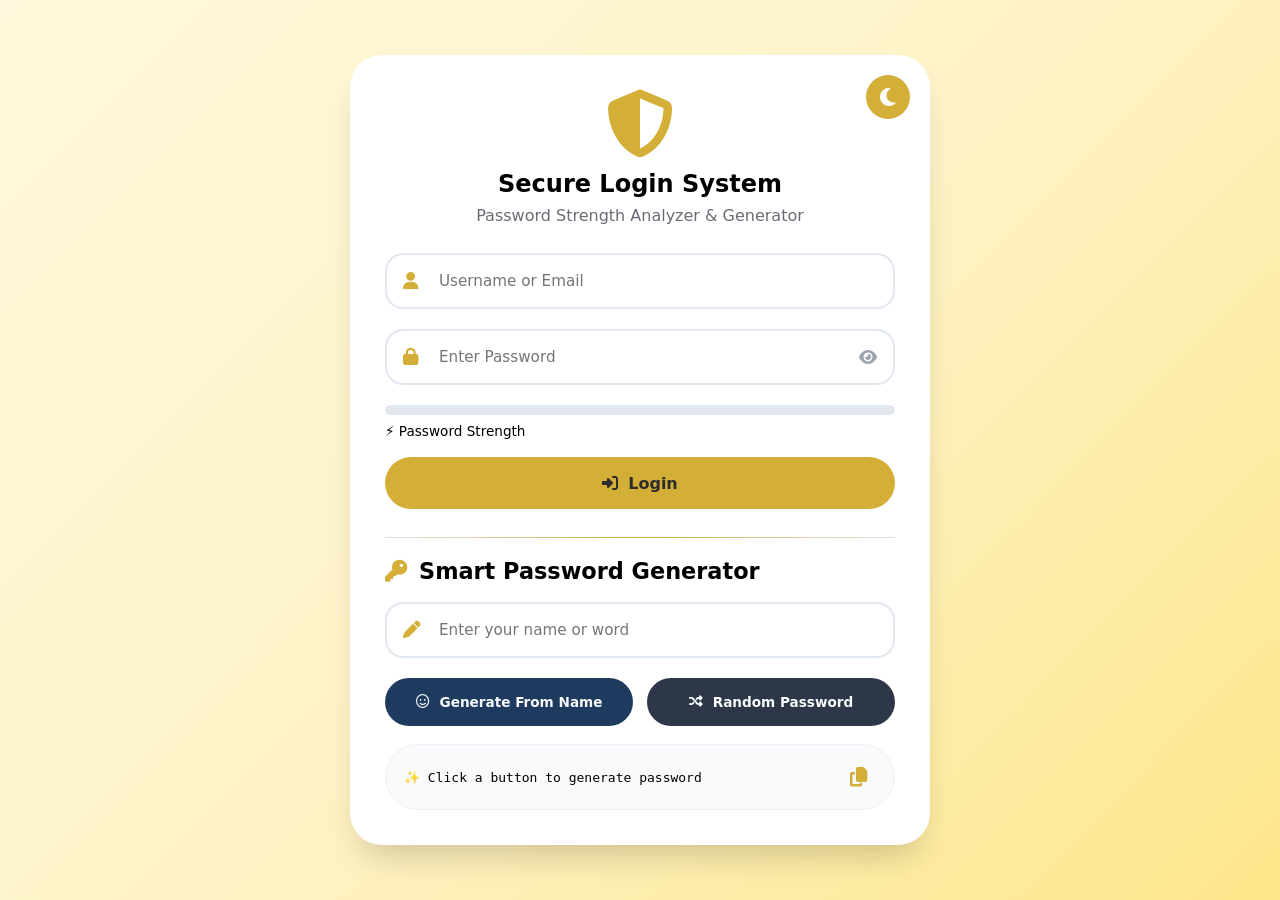
<file: login-system.html>
<!DOCTYPE html>
<html lang="en">
<head>
<meta charset="UTF-8">
<meta name="viewport" content="width=device-width, initial-scale=1.0">
<title>Secure Login System | Working Password Generator</title>
<link rel="stylesheet" href="https://cdnjs.cloudflare.com/ajax/libs/font-awesome/6.5.0/css/all.min.css">
<style>
* {
    margin: 0;
    padding: 0;
    box-sizing: border-box;
    font-family: 'Segoe UI', 'Inter', system-ui, sans-serif;
}

body {
    min-height: 100vh;
    display: flex;
    justify-content: center;
    align-items: center;
    padding: 20px;
    background: linear-gradient(135deg, #fff8dc, #fef3c7, #fde68a);
    transition: background 0.4s ease;
}

body.dark {
    background: linear-gradient(135deg, #0f0f0f, #1c1917, #292524);
}

.container {
    width: 580px;
    max-width: 100%;
    padding: 35px;
    background: white;
    border-radius: 32px;
    box-shadow: 0 20px 35px -12px rgba(0, 0, 0, 0.2);
    position: relative;
    transition: background 0.3s ease;
}

body.dark .container {
    background: #111111;
    color: #f0f0f0;
}

.theme-toggle {
    position: absolute;
    top: 20px;
    right: 20px;
    width: 44px;
    height: 44px;
    border-radius: 50%;
    background: #d4af37;
    display: flex;
    justify-content: center;
    align-items: center;
    color: white;
    cursor: pointer;
    transition: transform 0.2s;
    font-size: 1.3rem;
}

.theme-toggle:hover {
    background: #b8860b;
    transform: scale(1.03);
}

.project-title {
    text-align: center;
    margin-bottom: 28px;
}

.logo {
    font-size: 68px;
    color: #d4af37;
    margin-bottom: 12px;
}

.project-title h2 {
    margin-bottom: 8px;
}

.project-title p {
    color: #6b6b76;
}

body.dark .project-title p {
    color: #bcbcbc;
}

.input-group {
    position: relative;
    margin-bottom: 20px;
}

.input-group input {
    width: 100%;
    height: 56px;
    padding: 0 52px;
    border-radius: 18px;
    border: 2px solid #e2e8f0;
    outline: none;
    font-size: 0.95rem;
    transition: all 0.2s;
    background: #ffffff;
}

body.dark .input-group input {
    background: #1e1e2a;
    border-color: #3a3a44;
    color: #f1f1f1;
}

.input-group input:focus {
    border-color: #d4af37;
    box-shadow: 0 0 0 3px rgba(212, 175, 55, 0.2);
}

.left-icon {
    position: absolute;
    left: 18px;
    top: 50%;
    transform: translateY(-50%);
    color: #d4af37;
    font-size: 1.1rem;
}

.toggle-password {
    position: absolute;
    right: 18px;
    top: 50%;
    transform: translateY(-50%);
    cursor: pointer;
    color: #9ca3af;
}

.toggle-password:hover {
    color: #d4af37;
}

.strength-bar {
    width: 100%;
    height: 10px;
    background: #e2e8f0;
    border-radius: 20px;
    overflow: hidden;
    margin: 5px 0 8px;
}

#strength-fill {
    width: 0%;
    height: 100%;
    transition: width 0.25s ease;
}

#strength-text {
    margin: 8px 0 18px;
    font-weight: 500;
    font-size: 0.85rem;
}

button {
    width: 100%;
    height: 52px;
    border: none;
    border-radius: 40px;
    background: #d4af37;
    color: #2c2c2c;
    font-weight: 700;
    font-size: 1rem;
    cursor: pointer;
    transition: all 0.25s;
    display: flex;
    align-items: center;
    justify-content: center;
    gap: 10px;
}

button:hover {
    background: #b8860b;
    color: white;
    transform: translateY(-2px);
}

hr {
    margin: 28px 0 20px;
    border: none;
    height: 1px;
    background: linear-gradient(to right, #e0e0e0, #d4af37, #e0e0e0);
}

body.dark hr {
    background: linear-gradient(to right, #2a2a2a, #b8860b, #2a2a2a);
}

h3 {
    display: flex;
    align-items: center;
    gap: 12px;
    margin-bottom: 18px;
    font-size: 1.4rem;
}

h3 i {
    color: #d4af37;
}

.generator-buttons {
    display: flex;
    gap: 14px;
    margin: 15px 0 12px;
}

.generator-buttons button {
    background: #2d3748;
    color: #f8fafc;
    font-size: 0.85rem;
    height: 48px;
}

.generator-buttons button:first-child {
    background: #1f3a5f;
}

.generator-buttons button:first-child:hover {
    background: #0f2b48;
}

.generator-buttons button:last-child:hover {
    background: #1e2a3a;
}

.generated-box {
    margin-top: 18px;
    padding: 14px 18px;
    border-radius: 40px;
    display: flex;
    justify-content: space-between;
    align-items: center;
    background: #f8fafc;
    border: 1px solid #eef2f6;
}

body.dark .generated-box {
    background: #1f1f2b;
    border-color: #2c2c38;
}

.copy-icon {
    cursor: pointer;
    color: #d4af37;
    font-size: 1.25rem;
    padding: 8px;
    border-radius: 50%;
}

.copy-icon:hover {
    transform: scale(1.12);
    background: rgba(212, 175, 55, 0.2);
}

#generatedPassword {
    word-break: break-all;
    font-family: monospace;
    font-weight: 500;
}

.alert-toast {
    position: fixed;
    bottom: 30px;
    left: 50%;
    transform: translateX(-50%);
    background: #1e293b;
    color: white;
    padding: 12px 24px;
    border-radius: 60px;
    font-size: 0.9rem;
    z-index: 1000;
    animation: fadeSlide 2s ease forwards;
}

@keyframes fadeSlide {
    0% { opacity: 0; transform: translateX(-50%) translateY(20px);}
    15% { opacity: 1; transform: translateX(-50%) translateY(0);}
    85% { opacity: 1; transform: translateX(-50%) translateY(0);}
    100% { opacity: 0; transform: translateX(-50%) translateY(-10px); visibility: hidden;}
}

@media (max-width: 560px) {
    .container { padding: 25px; }
    .generator-buttons { flex-direction: column; gap: 10px; }
}
</style>
</head>
<body>

<div class="container">
    <div class="theme-toggle" id="themeToggle">
        <i class="fa-solid fa-moon"></i>
    </div>

    <div class="project-title">
        <i class="fa-solid fa-shield-halved logo"></i>
        <h2>Secure Login System</h2>
        <p>Password Strength Analyzer & Generator</p>
    </div>

    <form id="loginForm">
        <div class="input-group">
            <i class="fa-solid fa-user left-icon"></i>
            <input type="text" id="username" placeholder="Username or Email" required>
        </div>
        <div class="input-group">
            <i class="fa-solid fa-lock left-icon"></i>
            <input type="password" id="password" placeholder="Enter Password" required>
            <i class="fa-solid fa-eye toggle-password" id="togglePassword"></i>
        </div>
        <div class="strength-bar">
            <div id="strength-fill"></div>
        </div>
        <p id="strength-text">⚡ Password Strength</p>
        <button type="submit">
            <i class="fa-solid fa-right-to-bracket"></i> Login
        </button>
    </form>

    <hr>

    <h3>
        <i class="fa-solid fa-key"></i> 
        Smart Password Generator
    </h3>

    <div class="input-group">
        <i class="fa-solid fa-pen left-icon"></i>
        <input type="text" id="customWord" placeholder="Enter your name or word" autocomplete="off">
    </div>

    <div class="generator-buttons">
        <button type="button" id="generateCustomBtn">
            <i class="fa-regular fa-face-smile"></i> Generate From Name
        </button>
        <button type="button" id="generateRandomBtn">
            <i class="fa-solid fa-shuffle"></i> Random Password
        </button>
    </div>

    <div class="generated-box">
        <span id="generatedPassword">✨ Click a button to generate password</span>
        <i class="fa-solid fa-copy copy-icon" id="copyPasswordIcon"></i>
    </div>
</div>

<script>
// DIRECT WORKING SCRIPT - NO COMPLEXITY
(function() {
    console.log("Script loaded - checking elements...");
    
    // Get all elements
    const generateCustomBtn = document.getElementById('generateCustomBtn');
    const generateRandomBtn = document.getElementById('generateRandomBtn');
    const copyIcon = document.getElementById('copyPasswordIcon');
    const generatedPasswordSpan = document.getElementById('generatedPassword');
    const customWordInput = document.getElementById('customWord');
    const passwordField = document.getElementById('password');
    const togglePasswordBtn = document.getElementById('togglePassword');
    const themeToggleBtn = document.getElementById('themeToggle');
    const strengthFill = document.getElementById('strength-fill');
    const strengthText = document.getElementById('strength-text');
    const loginForm = document.getElementById('loginForm');
    
    // Check if elements exist
    console.log("Generate Custom Button:", generateCustomBtn);
    console.log("Generate Random Button:", generateRandomBtn);
    console.log("Copy Icon:", copyIcon);
    
    // Toast function
    function showMessage(msg, isError = false) {
        const existing = document.querySelector('.alert-toast');
        if(existing) existing.remove();
        
        const toast = document.createElement('div');
        toast.className = 'alert-toast';
        toast.style.background = isError ? '#dc2626' : '#1f3a5f';
        toast.innerHTML = `<i class="fa-solid ${isError ? 'fa-exclamation-triangle' : 'fa-check-circle'}"></i> ${msg}`;
        document.body.appendChild(toast);
        
        setTimeout(() => toast.remove(), 2000);
    }
    
    // GENERATE CUSTOM PASSWORD
    function generateCustomPassword() {
        console.log("Custom password button clicked!");
        const name = customWordInput.value.trim();
        
        if(name === "") {
            showMessage("Please enter a name or word first!", true);
            return;
        }
        
        const symbols = "!@#$%^&*";
        const num = Math.floor(1000 + Math.random() * 9000);
        const sym1 = symbols[Math.floor(Math.random() * symbols.length)];
        const sym2 = symbols[Math.floor(Math.random() * symbols.length)];
        const upperName = name.charAt(0).toUpperCase() + name.slice(1);
        
        const password = upperName + sym1 + num + sym2;
        
        generatedPasswordSpan.innerText = password;
        showMessage("✅ Custom password generated!");
        console.log("Generated:", password);
    }
    
    // GENERATE RANDOM PASSWORD
    function generateRandomPassword() {
        console.log("Random password button clicked!");
        const chars = "ABCDEFGHIJKLMNOPQRSTUVWXYZabcdefghijklmnopqrstuvwxyz0123456789!@#$%^&*";
        let password = "";
        
        for(let i = 0; i < 14; i++) {
            password += chars.charAt(Math.floor(Math.random() * chars.length));
        }
        
        generatedPasswordSpan.innerText = password;
        showMessage("🔐 Random password generated!");
        console.log("Generated:", password);
    }
    
    // COPY PASSWORD
    async function copyPassword() {
        const password = generatedPasswordSpan.innerText;
        
        if(password === "✨ Click a button to generate password") {
            showMessage("Generate a password first!", true);
            return;
        }
        
        try {
            await navigator.clipboard.writeText(password);
            showMessage("📋 Password copied!");
            
            const originalHTML = copyIcon.innerHTML;
            copyIcon.innerHTML = '<i class="fa-solid fa-check"></i>';
            setTimeout(() => {
                copyIcon.innerHTML = originalHTML;
            }, 1000);
        } catch(err) {
            showMessage("Copy failed!", true);
        }
    }
    
    // PASSWORD STRENGTH CHECK
    function checkStrength() {
        const password = passwordField.value;
        let score = 0;
        
        if(!password) {
            strengthFill.style.width = '0%';
            strengthFill.style.background = '#e2e8f0';
            strengthText.innerHTML = '⚡ Password Strength';
            return;
        }
        
        if(password.length >= 8) score += 25;
        if(/[A-Z]/.test(password)) score += 25;
        if(/[0-9]/.test(password)) score += 25;
        if(/[^A-Za-z0-9]/.test(password)) score += 25;
        
        strengthFill.style.width = score + '%';
        
        if(score <= 25) {
            strengthFill.style.background = '#ef4444';
            strengthText.innerHTML = '❌ Weak Password';
        } else if(score <= 75) {
            strengthFill.style.background = '#f97316';
            strengthText.innerHTML = '⚠️ Medium Password';
        } else {
            strengthFill.style.background = '#22c55e';
            strengthText.innerHTML = '✅ Strong Password';
        }
    }
    
    // TOGGLE PASSWORD VISIBILITY
    function togglePassword() {
        if(passwordField.type === "password") {
            passwordField.type = "text";
            togglePasswordBtn.classList.remove("fa-eye");
            togglePasswordBtn.classList.add("fa-eye-slash");
        } else {
            passwordField.type = "password";
            togglePasswordBtn.classList.remove("fa-eye-slash");
            togglePasswordBtn.classList.add("fa-eye");
        }
    }
    
    // THEME TOGGLE
    function toggleTheme() {
        document.body.classList.toggle("dark");
        const icon = themeToggleBtn.querySelector('i');
        if(document.body.classList.contains("dark")) {
            icon.classList.remove("fa-moon");
            icon.classList.add("fa-sun");
            localStorage.setItem('theme', 'dark');
        } else {
            icon.classList.remove("fa-sun");
            icon.classList.add("fa-moon");
            localStorage.setItem('theme', 'light');
        }
    }
    
    // LOGIN HANDLER
    function handleLogin(e) {
        e.preventDefault();
        const username = document.getElementById('username').value.trim();
        const password = passwordField.value;
        
        if(!username) {
            showMessage("Enter username!", true);
            return;
        }
        if(!password) {
            showMessage("Enter password!", true);
            return;
        }
        
        showMessage(`Welcome ${username}! Demo login successful`);
    }
    
    // ATTACH EVENT LISTENERS
    if(generateCustomBtn) {
        generateCustomBtn.addEventListener('click', generateCustomPassword);
        console.log("✓ Custom button listener attached");
    }
    
    if(generateRandomBtn) {
        generateRandomBtn.addEventListener('click', generateRandomPassword);
        console.log("✓ Random button listener attached");
    }
    
    if(copyIcon) {
        copyIcon.addEventListener('click', copyPassword);
        console.log("✓ Copy button listener attached");
    }
    
    if(passwordField) {
        passwordField.addEventListener('input', checkStrength);
    }
    
    if(togglePasswordBtn) {
        togglePasswordBtn.addEventListener('click', togglePassword);
    }
    
    if(themeToggleBtn) {
        themeToggleBtn.addEventListener('click', toggleTheme);
    }
    
    if(loginForm) {
        loginForm.addEventListener('submit', handleLogin);
    }
    
    // Load saved theme
    if(localStorage.getItem('theme') === 'dark') {
        document.body.classList.add('dark');
        const icon = themeToggleBtn.querySelector('i');
        icon.classList.remove('fa-moon');
        icon.classList.add('fa-sun');
    }
    
    // Enter key support
    if(customWordInput) {
        customWordInput.addEventListener('keypress', (e) => {
            if(e.key === 'Enter') {
                generateCustomPassword();
            }
        });
    }
    
    console.log("✅ All event listeners attached successfully!");
})();
</script>
</body>
</html>
</file>
